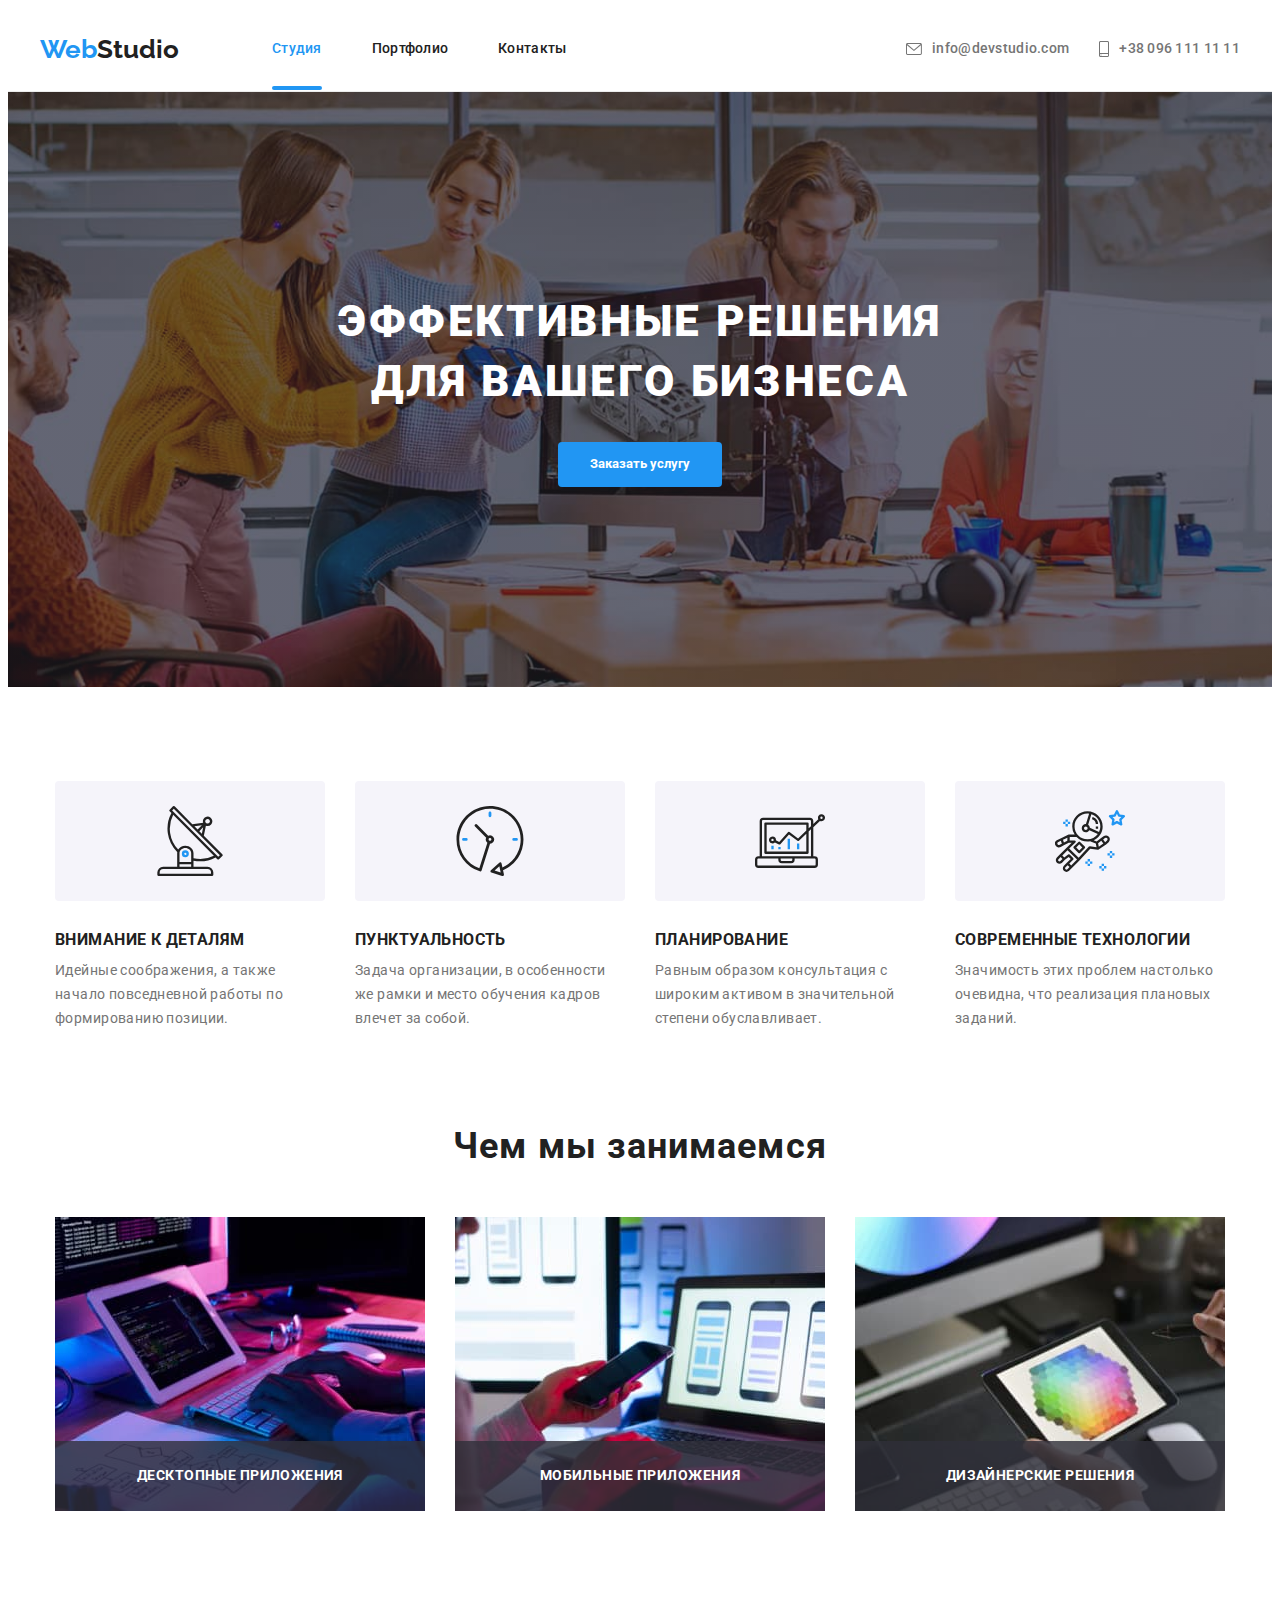
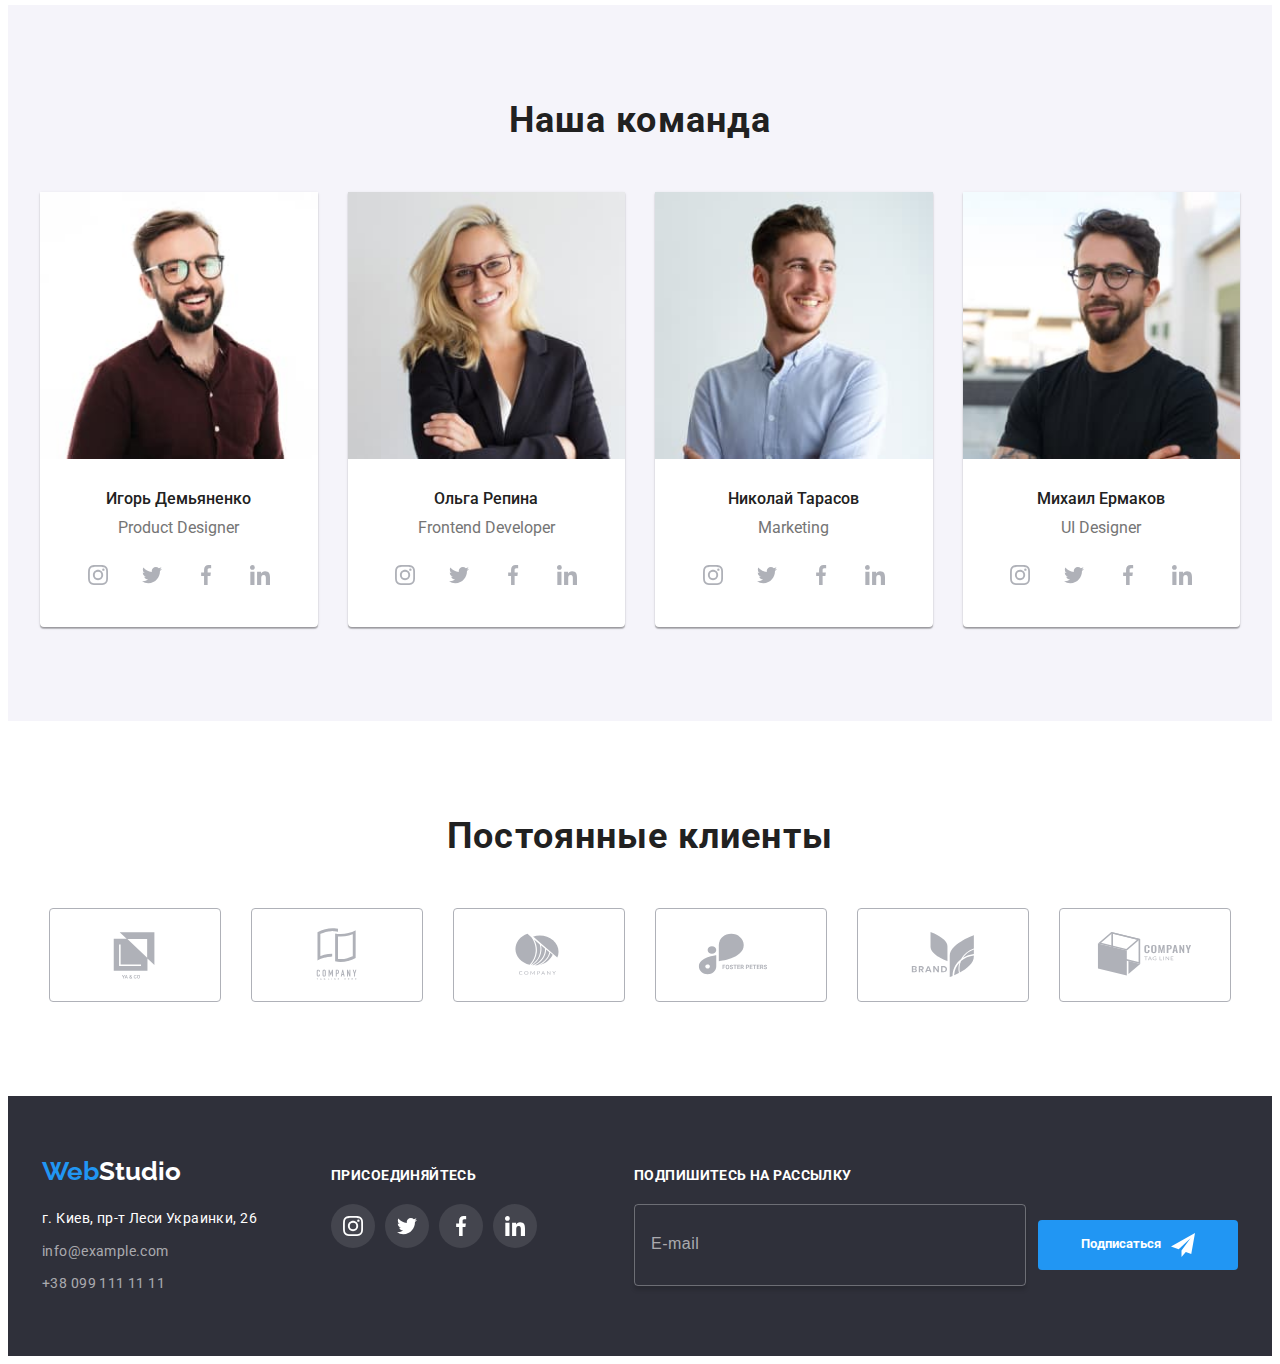
<file: index.html>
<!DOCTYPE html>
<html lang="ru">
  <head>
    <meta charset="UTF-8" />
    <meta http-equiv="X-UA-Compatible" content="IE=edge" />
    <meta name="viewport" content="width=device-width, initial-scale=1.0" />
    <link
      href="https://fonts.googleapis.com/css2?family=Raleway:wght@700&family=Roboto:wght@400;500;700;900&display=swap"
      rel="stylesheet"
    />
    <link
      rel="stylesheet"
      href="https://cdnjs.cloudflare.com/ajax/libs/modern-normalize/1.1.0/modern-normalize.min.css"
      integrity="sha512-wpPYUAdjBVSE4KJnH1VR1HeZfpl1ub8YT/NKx4PuQ5NmX2tKuGu6U/JRp5y+Y8XG2tV+wKQpNHVUX03MfMFn9Q=="
      crossorigin="anonymous"
      referrerpolicy="no-referrer"
    />
    <link rel="stylesheet" href="./css/main.min.css" />
    <title>WebStudio</title>
  </head>
  <body>
    <header class="page-header">
      <div class="container page-header__container flexy">
        <a href="./index.html" class="logo page-header__logo">
          <span class="logo__text logo__text--blue-accent">Web</span>Studio
        </a>
        <button class="page-header__menu-btn" aria-label="Переключатель мобильного меню"
        data-menu-button>
          <svg class="icon-mobile-menu" width="40" height="40">
            <use class="icon-burger" href="./images/svg/icons.svg#icon-mobile-menu"></use>
            <use class="icon-cross" href="./images/svg/icons.svg#icon-mobile-cross"></use>
          </svg>
        </button>
        <div class="page-header__inner-menu data-menu">
          <nav class="page-header__nav">
            <ul class="navigation no-style-list flexy">
              <li class="navigation__item">
                <a class="navigation__link relative is-active" href="./index.html" target="_self">Студия</a>
              </li>
              <li class="navigation__item">
                <a
                  class="navigation__link relative"
                  href="./portfolio.html"
                  target="_self"
                  >Портфолио</a
                >
              </li>
              <li class="navigation__item">
                <a class="navigation__link relative" href="#">Контакты</a>
              </li>
            </ul>
          </nav>
          <ul class="contacts no-style-list flexy">
            <li class="contacts__item">
              <a class="contacts__mail flexy" href="mailto:info@devstudio.com">
                <svg class="icon-contacts" width="16" height="12">
                  <use href="./images/svg/icons.svg#icon-envelope"></use>
                </svg>
                info@devstudio.com</a
              >
            </li>
            <li class="contacts__item">
              <a class="contacts__tel flexy" href="tel:+380961111111">
                <svg class="icon-contacts" width="10" height="16">
                  <use href="./images/svg/icons.svg#icon-smartphone"></use>
                </svg>
                +38 096 111 11 11</a
              >
            </li>
          </ul>
          <ul class="mobile-socials no-style-list flexy">
            <li class="mobile-socials__item flexy">
              <a
                class="mobile-socials__text"
                href="https://www.instagram.com"
                rel="noopener norefferer"
                target="_blank"
              >
                Instagram
              </a>
            </li>
            <li class="mobile-socials__item flexy">
              <a
                class="mobile-socials__text"
                href="https://www.twitter.com"
                rel="noopener norefferer"
                target="_blank"
              >
                Twitter
              </a>
            </li>
            <li class="mobile-socials__item flexy">
              <a
                class="mobile-socials__text"
                href="https://www.facebook.com"
                rel="noopener norefferer"
                target="_blank"
              >
                Facebook
              </a>
            </li>
            <li class="mobile-socials__item flexy">
              <a
                class="mobile-socials__text"
                href="https://www.linkedin.com"
                rel="noopener norefferer"
                target="_blank"
              >
                LinkedIn
              </a>
            </li>
          </ul>
        </div>
      </div>
    </header>
    <main>
      <section class="slogan">
        <div class="container">
          <h1 class="slogan__text">Эффективные решения для вашего бизнеса</h1>
          <button class="btn slogan__btn" type="button" data-modal-open>Заказать услугу</button>
        </div>
      </section>
      <section class="features">
        <div class="container">
          <ul class="features__list no-style-list flexy">
            <li class="features__item">
              <div class="feature-pic flexy">
                <svg class="feature-pic__icon" width="70" height="70">
                  <use href="./images/svg/icons.svg#icon-antenna"></use>
                </svg>
              </div>
              <div class="feature-describer">
                <h3 class="feature-describer__header">Внимание к деталям</h3>
                <p class="feature-describer__text">
                  Идейные соображения, а также начало повседневной работы по формированию позиции.
                </p>
              </div>
            </li>
            <li class="features__item">
              <div class="feature-pic flexy">
                <svg class="feature-pic__icon" width="70" height="70">
                  <use href="./images/svg/icons.svg#icon-clock"></use>
                </svg>
              </div>
              <div class="feature-describer">
                <h3 class="feature-describer__header">Пунктуальность</h3>
                <p class="feature-describer__text">
                  Задача организации, в особенности же рамки и место обучения кадров влечет за
                  собой.
                </p>
              </div>
            </li>
            <li class="features__item">
              <div class="feature-pic flexy">
                <svg class="feature-pic__icon" width="70" height="70">
                  <use href="./images/svg/icons.svg#icon-diagram"></use>
                </svg>
              </div>
              <div class="feature-describer">
                <h3 class="feature-describer__header">Планирование</h3>
                <p class="feature-describer__text">
                  Равным образом консультация с широким активом в значительной степени
                  обуславливает.
                </p>
              </div>
            </li>
            <li class="features__item">
              <div class="feature-pic flexy">
                <svg class="feature-pic__icon" width="70" height="70">
                  <use href="./images/svg/icons.svg#icon-astronaut"></use>
                </svg>
              </div>
              <div class="feature-describer">
                <h3 class="feature-describer__header">Современные технологии</h3>
                <p class="feature-describer__text">
                  Значимость этих проблем настолько очевидна, что реализация плановых заданий.
                </p>
              </div>
            </li>
          </ul>
        </div>
      </section>
      <section class="our-business">
        <div class="container">
          <h2 class="sub-header">Чем мы занимаемся</h2>
          <ul class="our-business__list no-style-list flexy">
            <li class="our-business__item">
              <div class="relative">
                <picture>
                  <source
                  srcset="./images/index-img/hands-on-keyboard.jpg 1x,
                  ./images/index-img/hands-on-keyboard2x.jpg 2x"
                  media="(min-width: 1200px"
                  type="image/jpeg">
                  <img
                  class="our-business__pic"
                  src="./images/index-img/hands-on-keyboard.jpg"
                  alt="Hands on Keyboard"
                  width="370"
                  height="294"
                />
                </picture>
                <div class="our-business__label flexy">
                  <p class="our-business__text">Десктопные приложения</p>
                </div>
              </div>
            </li>
            <li class="our-business__item">
              <div class="relative">
                <picture>
                  <source
                  srcset="./images/index-img/hands-with-phone.jpg 1x,
                  ./images/index-img/hands-with-phone2x.jpg 2x"
                  media="(min-width: 1200px"
                  type="image/jpeg">
                  <img
                  class="our-business__pic"
                  src="./images/index-img/hands-with-phone.jpg"
                  alt="Hands with Phone"
                  width="370"
                  height="294"
                />
                </picture>
                <div class="our-business__label flexy">
                  <p class="our-business__text">Мобильные приложения</p>
                </div>
              </div>
            </li>
            <li class="our-business__item">
              <div class="relative">
                <picture>
                  <source
                  srcset="./images/index-img/hands-with-tablet.jpg 1x,
                  ./images/index-img/hands-with-tablet2x.jpg 2x"
                  media="(min-width: 1200px"
                  type="image/jpeg">
                  <img
                  class="our-business__pic"
                  src="./images/index-img/hands-with-tablet.jpg"
                  alt="Hands with tablet"
                  width="370"
                  height="294"
                />
                </picture>
                <div class="our-business__label flexy">
                  <p class="our-business__text">Дизайнерские решения</p>
                </div>
              </div>
            </li>
          </ul>
        </div>
      </section>
      <section class="team">
        <div class="container">
          <h2 class="sub-header">Наша команда</h2>
          <ul class="team__cards no-style-list flexy">
            <li class="team-member">
              <picture>
                <source
                srcset="./images/index-img/beared-guy-laughing.jpg 1x,
                ./images/index-img/beared-guy-laughing2x.jpg 2x"
                media="(min-width: 1200px)"
                type="image/jpeg"/>
                <source
                srcset="./images/index-img/beared-guy-laughing-tablet.jpg 1x,
                ./images/index-img/beared-guy-laughing-tablet2x.jpg 2x"
                media="(min-width: 768px)"
                type="image/jpeg"/>
                <source
                srcset="./images/index-img/beared-guy-laughing-mobile.jpg 1x,
                ./images/index-img/beared-guy-laughing-mobile2x.jpg 2x"
                media="(max-width: 767px)"
                type="image/jpeg"/>
                <img
                class="team-member__pic"
                src="./images/index-img/beared-guy-laughing-mobile.jpg"
                alt="Beared Guy is Laughing"
                width="450"
                height="460"
              />
              </picture>              
              <div class="team-member__text">
                <h3 class="team-member__name">Игорь Демьяненко</h3>
                <p class="team-member__rank">Product Designer</p>
                <ul class="social-list no-style-list flexy">
                  <li class="social__item">
                    <a
                      class="social__link flexy"
                      href="https://www.instagram.com"
                      rel="noopener noreferrer"
                    >
                      <svg class="icon-social" width="20" height="20">
                        <use href="./images/svg/icons.svg#icon-instagram"></use>
                      </svg>
                    </a>
                  </li>
                  <li class="social__item">
                    <a
                      class="social__link flexy"
                      href="https://www.twitter.com"
                      rel="noopener noreferrer"
                    >
                      <svg class="icon-social" width="20" height="20">
                        <use href="./images/svg/icons.svg#icon-twitter"></use>
                      </svg>
                    </a>
                  </li>
                  <li class="social__item">
                    <a
                      class="social__link flexy"
                      href="https://www.facebook.com"
                      rel="noopener noreferrer"
                    >
                      <svg class="icon-social" width="20" height="20">
                        <use href="./images/svg/icons.svg#icon-facebook"></use>
                      </svg>
                    </a>
                  </li>
                  <li class="social__item">
                    <a
                      class="social__link flexy"
                      href="https://www.facebook.com"
                      rel="noopener noreferrer"
                    >
                      <svg class="icon-social" width="20" height="20">
                        <use href="./images/svg/icons.svg#icon-linkedin"></use>
                      </svg>
                    </a>
                  </li>
                </ul>
              </div>
            </li>
            <li class="team-member">
              <picture>
                <source
                srcset="./images/index-img/blonde-girl-smiling.jpg 1x,
                ./images/index-img/blonde-girl-smiling2x.jpg 2x"
                media="(min-width: 1200px)"
                type="image/jpeg"/>
                <source
                srcset="./images/index-img/blonde-girl-smiling-tablet.jpg 1x,
                ./images/index-img/blonde-girl-smiling-tablet2x.jpg 2x"
                media="(min-width: 768px)"
                type="image/jpeg"/>
                <source
                srcset="./images/index-img/blonde-girl-smiling-mobile.jpg 1x,
                ./images/index-img/blonde-girl-smiling-mobile2x.jpg 2x"
                media="(max-width: 767px)"
                type="image/jpeg"/>
                <img
                class="team-member__pic"
                src="./images/index-img/blonde-girl-smiling-mobile.jpg"
                alt="Blonde Girl is Smiling"
                width="450"
                height="460"
              />
              </picture>
              <div class="team-member__text">
                <h3 class="team-member__name">Ольга Репина</h3>
                <p class="team-member__rank">Frontend Developer</p>
                <ul class="social-list no-style-list flexy">
                  <li class="social__item">
                    <a
                      class="social__link flexy"
                      href="https://www.instagram.com"
                      rel="noopener noreferrer"
                    >
                      <svg class="icon-social" width="20" height="20">
                        <use href="./images/svg/icons.svg#icon-instagram"></use>
                      </svg>
                    </a>
                  </li>
                  <li class="social__item">
                    <a
                      class="social__link flexy"
                      href="https://www.twitter.com"
                      rel="noopener noreferrer"
                    >
                      <svg class="icon-social" width="20" height="20">
                        <use href="./images/svg/icons.svg#icon-twitter"></use>
                      </svg>
                    </a>
                  </li>
                  <li class="social__item">
                    <a
                      class="social__link flexy"
                      href="https://www.facebook.com"
                      rel="noopener noreferrer"
                    >
                      <svg class="icon-social" width="20" height="20">
                        <use href="./images/svg/icons.svg#icon-facebook"></use>
                      </svg>
                    </a>
                  </li>
                  <li class="social__item">
                    <a
                      class="social__link flexy"
                      href="https://www.facebook.com"
                      rel="noopener noreferrer"
                    >
                      <svg class="icon-social" width="20" height="20">
                        <use href="./images/svg/icons.svg#icon-linkedin"></use>
                      </svg>
                    </a>
                  </li>
                </ul>
              </div>
            </li>
            <li class="team-member">
              <picture>
                <source
                srcset="./images/index-img/young-guy-smiling.jpg 1x,
                ./images/index-img/young-guy-smiling2x.jpg 2x"
                media="(min-width: 1200px)"
                type="image/jpeg"/>
                <source
                srcset="./images/index-img/young-guy-smiling-tablet.jpg 1x,
                ./images/index-img/young-guy-smiling-tablet2x.jpg 2x"
                media="(min-width: 768px)"
                type="image/jpeg"/>
                <source
                srcset="./images/index-img/young-guy-smiling-mobile.jpg 1x,
                ./images/index-img/young-guy-smiling-mobile2x.jpg 2x"
                media="(max-width: 767px)"
                type="image/jpeg"/>
                <img
                class="team-member__pic"
                src="./images/index-img/young-guy-smiling-mobile.jpg"
                alt="Young Guy is Smiling"
                width="450"
                height="460"
              />
              </picture>
              <div class="team-member__text">
                <h3 class="team-member__name">Николай Тарасов</h3>
                <p class="team-member__rank">Marketing</p>
                <ul class="social-list no-style-list flexy">
                  <li class="social__item">
                    <a
                      class="social__link flexy"
                      href="https://www.instagram.com"
                      rel="noopener noreferrer"
                    >
                      <svg class="icon-social" width="20" height="20">
                        <use href="./images/svg/icons.svg#icon-instagram"></use>
                      </svg>
                    </a>
                  </li>
                  <li class="social__item">
                    <a
                      class="social__link flexy"
                      href="https://www.twitter.com"
                      rel="noopener noreferrer"
                    >
                      <svg class="icon-social" width="20" height="20">
                        <use href="./images/svg/icons.svg#icon-twitter"></use>
                      </svg>
                    </a>
                  </li>
                  <li class="social__item">
                    <a
                      class="social__link flexy"
                      href="https://www.facebook.com"
                      rel="noopener noreferrer"
                    >
                      <svg class="icon-social" width="20" height="20">
                        <use href="./images/svg/icons.svg#icon-facebook"></use>
                      </svg>
                    </a>
                  </li>
                  <li class="social__item">
                    <a
                      class="social__link flexy"
                      href="https://www.facebook.com"
                      rel="noopener noreferrer"
                    >
                      <svg class="icon-social" width="20" height="20">
                        <use href="./images/svg/icons.svg#icon-linkedin"></use>
                      </svg>
                    </a>
                  </li>
                </ul>
              </div>
            </li>
            <li class="team-member">
              <picture>
                <source
                srcset="./images/index-img/guy-in-tshirt-grinning.jpg 1x,
                ./images/index-img/guy-in-tshirt-grinning2x.jpg 2x"
                media="(min-width: 1200px)"
                type="image/jpeg"/>
                <source
                srcset="./images/index-img/guy-in-tshirt-grinning-tablet.jpg 1x,
                ./images/index-img/guy-in-tshirt-grinning-tablet2x.jpg 2x"
                media="(min-width: 768px)"
                type="image/jpeg"/>
                <source
                srcset="./images/index-img/guy-in-tshirt-grinning-mobile.jpg 1x,
                ./images/index-img/guy-in-tshirt-grinning-mobile2x.jpg 2x"
                media="(max-width: 767px)"
                type="image/jpeg"/>
                <img
                class="team-member__pic"
                src="./images/index-img/guy-in-tshirt-grinning-mobile.jpg"
                alt="Guy in T-shirt is Grinning"
                width="450"
                height="460"
              />
              </picture>
              <div class="team-member__text">
                <h3 class="team-member__name">Михаил Ермаков</h3>
                <p class="team-member__rank">UI Designer</p>
                <ul class="social-list no-style-list flexy">
                  <li class="social__item">
                    <a
                      class="social__link flexy"
                      href="https://www.instagram.com"
                      rel="noopener noreferrer"
                    >
                      <svg class="icon-social" width="20" height="20">
                        <use href="./images/svg/icons.svg#icon-instagram"></use>
                      </svg>
                    </a>
                  </li>
                  <li class="social__item">
                    <a
                      class="social__link flexy"
                      href="https://www.twitter.com"
                      rel="noopener noreferrer"
                    >
                      <svg class="icon-social" width="20" height="20">
                        <use href="./images/svg/icons.svg#icon-twitter"></use>
                      </svg>
                    </a>
                  </li>
                  <li class="social__item">
                    <a
                      class="social__link flexy"
                      href="https://www.facebook.com"
                      rel="noopener noreferrer"
                    >
                      <svg class="icon-social" width="20" height="20">
                        <use href="./images/svg/icons.svg#icon-facebook"></use>
                      </svg>
                    </a>
                  </li>
                  <li class="social__item">
                    <a
                      class="social__link flexy"
                      href="https://www.facebook.com"
                      rel="noopener noreferrer"
                    >
                      <svg class="icon-social" width="20" height="20">
                        <use href="./images/svg/icons.svg#icon-linkedin"></use>
                      </svg>
                    </a>
                  </li>
                </ul>
              </div>
            </li>
          </ul>
        </div>
      </section>
      <section class="clients">
        <div class="container">
          <h2 class="sub-header">Постоянные клиенты</h2>
          <ul class="clients__list no-style-list flexy">
            <li class="clients__item">
              <a class="client__pic flexy" href="#" rel="noopener noreferrer">
                <svg class="icon-client" width="106" height="60">
                  <use href="./images/svg/icons.svg#icon-client-1"></use>
                </svg>
              </a>
            </li>
            <li class="clients__item">
              <a class="client__pic flexy" href="#" rel="noopener noreferrer">
                <svg class="icon-client" width="106" height="60">
                  <use href="./images/svg/icons.svg#icon-client-2"></use>
                </svg>
              </a>
            </li>
            <li class="clients__item">
              <a class="client__pic flexy" href="#" rel="noopener noreferrer">
                <svg class="icon-client" width="106" height="60">
                  <use href="./images/svg/icons.svg#icon-client-3"></use>
                </svg>
              </a>
            </li>
            <li class="clients__item">
              <a class="client__pic flexy" href="#" rel="noopener noreferrer">
                <svg class="icon-client" width="106" height="60">
                  <use href="./images/svg/icons.svg#icon-client-4"></use>
                </svg>
              </a>
            </li>
            <li class="clients__item">
              <a class="client__pic flexy" href="#" rel="noopener noreferrer">
                <svg class="icon-client" width="106" height="60">
                  <use href="./images/svg/icons.svg#icon-client-5"></use>
                </svg>
              </a>
            </li>
            <li class="clients__item">
              <a class="client__pic flexy" href="#" rel="noopener noreferrer">
                <svg class="icon-client" width="106" height="60">
                  <use href="./images/svg/icons.svg#icon-client-6"></use>
                </svg>
              </a>
            </li>
          </ul>
        </div>
      </section>
    </main>
    <footer class="basement">
      <div class="container basement__container">
        <div class="basement__logo-and-address">
          <a href="./index.html" class="logo basement__logo">
            <span class="logo__text logo__text--blue-accent">Web</span><span class="logo-text logo__text--white-accent">Studio</span>
          </a>
          <address class="address">
            <ul class="address__list no-style-list">
              <li class="address__item">
                <a class="phys-address" href="#" rel="noopener noreferrer"
                  >г. Киев, пр-т Леси Украинки, 26</a
                >
              </li>
              <li class="address__item">
                <a class="address__mail" href="mailto:info@example.com">info@example.com</a>
              </li>
              <li class="address__item">
                <a class="address__tel" href="tel:+380991111111">+38 099 111 11 11</a>
              </li>
            </ul>
          </address>
        </div>
        <div class="basement__social">
          <h2 hidden>Basement Social</h2>
          <h3 class="basement__header">присоединяйтесь</h3>
          <ul class="social-list no-style-list flexy">
            <li class="social__item">
              <a
                class="social__link flexy social__link--gray-bg"
                href="https://www.instagram.com"
                target="_blank"
                rel="noopener noreferrer"
                aria-label="Instagram"
              >
                <svg class="basement__icon-social" width="20" height="20">
                  <use href="./images/svg/icons.svg#icon-instagram"></use>
                </svg>
              </a>
            </li>
            <li class="social__item">
              <a
                class="social__link flexy social__link--gray-bg"
                href="https://www.twitter.com"
                target="_blank"
                rel="noopener noreferrer"
                aria-label="Twitter"
              >
                <svg class="basement__icon-social" width="20" height="20">
                  <use href="./images/svg/icons.svg#icon-twitter"></use>
                </svg>
              </a>
            </li>
            <li class="social__item">
              <a
                class="social__link flexy social__link--gray-bg"
                href="https://www.facebook.com"
                target="_blank"
                rel="noopener noreferrer"
                aria-label="Facebook"
              >
                <svg class="basement__icon-social" width="20" height="20">
                  <use href="./images/svg/icons.svg#icon-facebook"></use>
                </svg>
              </a>
            </li>
            <li class="social__item">
              <a
                class="social__link flexy social__link--gray-bg"
                href="https://www.linkedin.com"
                target="_blank"
                rel="noopener noreferrer"
                aria-label="LinkedIn"
              >
                <svg class="basement__icon-social" width="20" height="20">
                  <use href="./images/svg/icons.svg#icon-linkedin"></use>
                </svg>
              </a>
            </li>
          </ul>
        </div>
        <form class="basement__form">
          <label for="basement-email" class="basement__header">Подпишитесь на рассылку</label>
          <div class="input-and-btn flexy">
            <input
              type="email"
              name="email-signin"
              id="basement-email"
              class="basement__input"
              placeholder="E-mail"
            />
            <button type="submit" class="btn basement__btn flexy">
              Подписаться
              <svg class="icon-send" width="24" height="24">
                <use href="./images/svg/icons.svg#icon-send"></use>
              </svg>
            </button>
          </div>
        </form>
      </div>
    </footer>
    <div class="backdrop is-hidden relative" data-modal>
      <div class="modal relative">
        <h2 class="modal__header">Оставьте свои данные, мы вам перезвоним</h2>
        <form class="modal__form">
          <label class="form__label relative">
            <span class="label__text">Имя</span>
            <input type="text" name="user-name" class="form__input" />
            <svg class="icon-form" width="18" height="18">
              <use href="./images/svg/icons.svg#icon-person"></use>
            </svg>
          </label>
          <label class="form__label relative">
            <span class="label__text">Телефон</span>
            <input type="tel" name="user-tel" class="form__input" />
            <svg class="icon-form" width="18" height="18">
              <use href="./images/svg/icons.svg#icon-phone"></use>
            </svg>
          </label>
          <label class="form__label relative">
            <span class="label__text">Почта</span>
            <input type="email" name="user-email" class="form__input" />
            <svg class="icon-form" width="18" height="18">
              <use href="./images/svg/icons.svg#icon-email"></use>
            </svg>
          </label>
          <label class="form__label">
            <span class="label__text">Комментарий</span>
            <textarea
            name="user-feedback"
            placeholder="Введите текст"
            class="form__input form__input--large"></textarea>
          </label>
          <div class="form__contract">
          <label class="contract__agreement">
            <input type="checkbox" name="contract" value="disagree" class="contract__checkbox" />
            <span class="icon-check"></span>
            Соглашаюсь с рассылкой и принимаю
            <a class="contract__link contract__link--blue-accent" href="#">Условия договора</a>
          </label>
          </div>
          <button type="submit" class="btn modal__btn flexy">Отправить</button>
        </form>
        <div class="modal__close flexy" data-modal-close>
          <svg class="icon-close" width="18" height="18">
            <use href="./images/svg/icons.svg#icon-modal-close"></use>
          </svg>
        </div>
      </div>
    </div>
    <script src="./js/modal.js"></script>
    <script src="./js/menu.js"></script>
  </body>
</html>
</file>
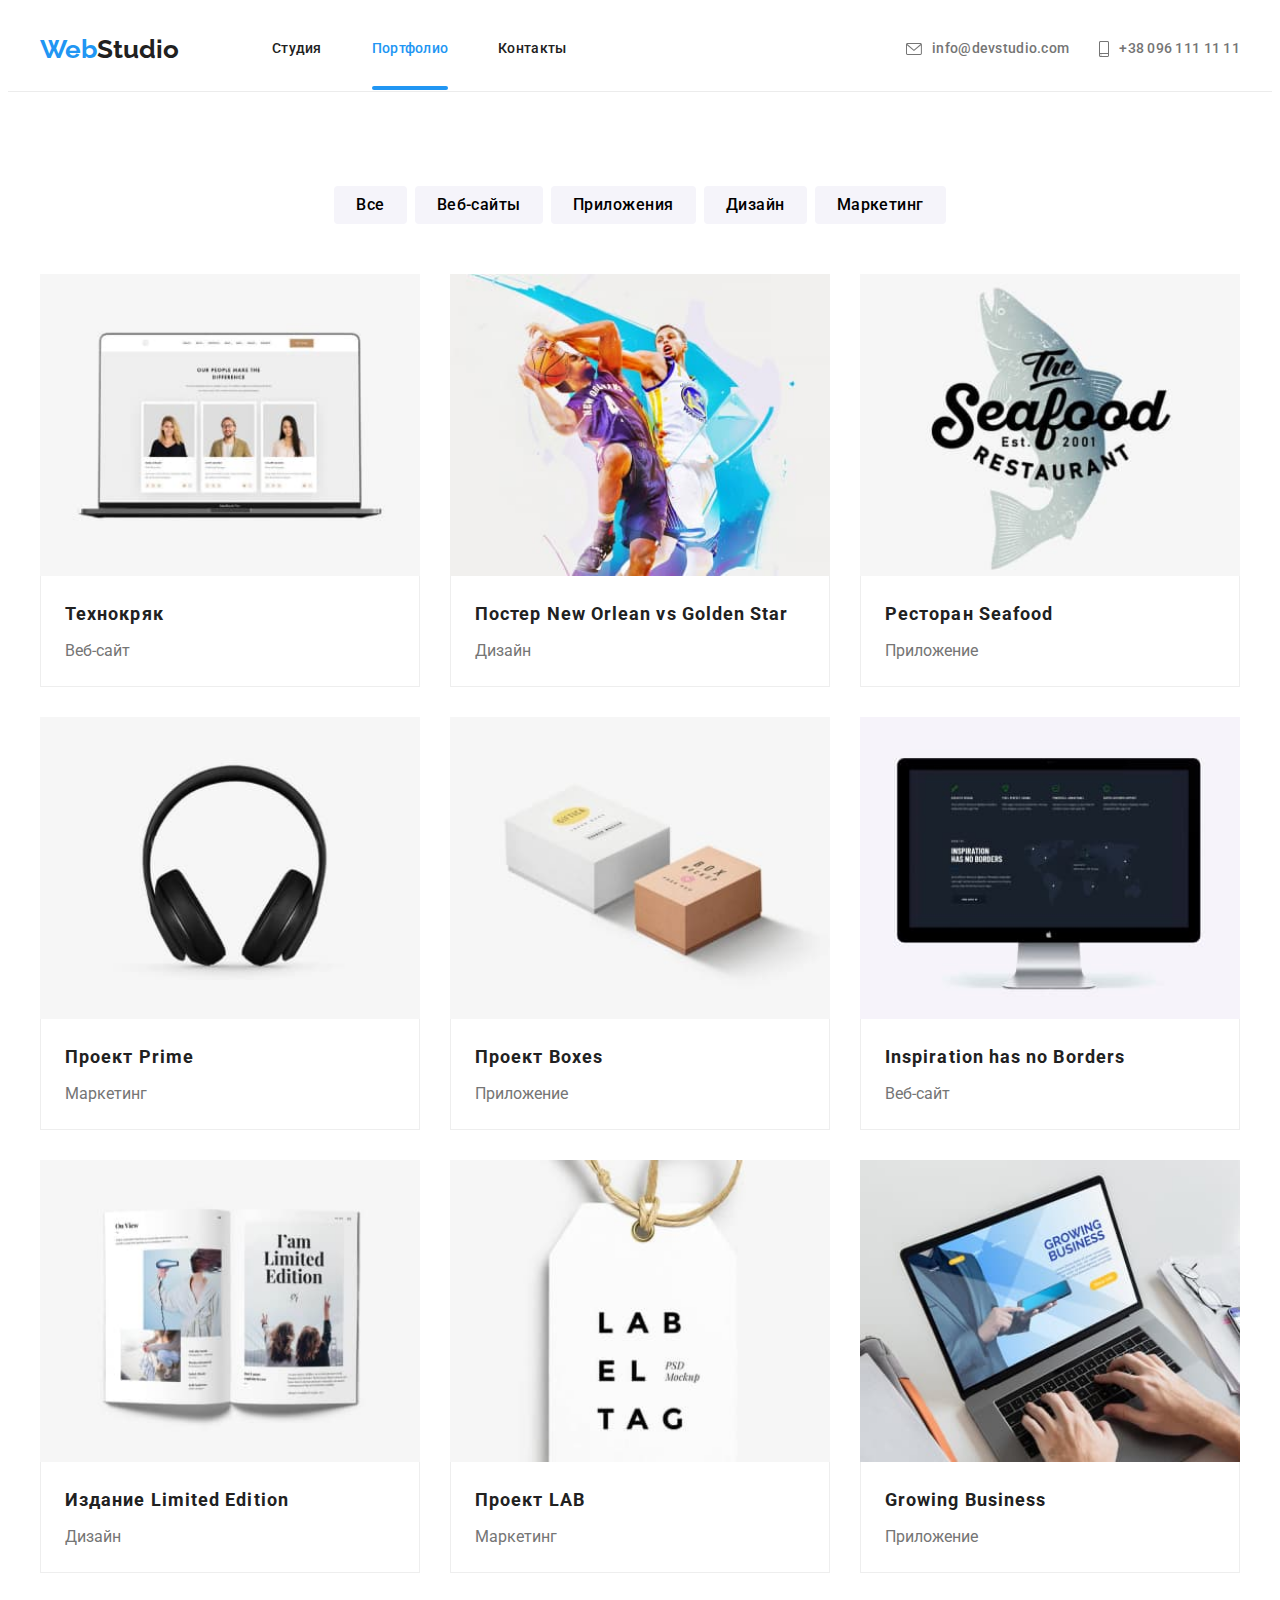
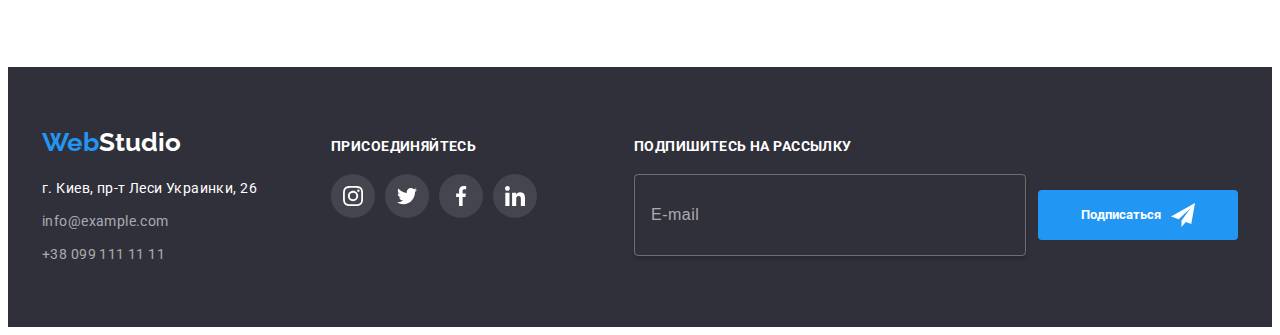
<file: portfolio.html>
<!DOCTYPE html>
<html lang="ru">
  <head>
    <meta charset="UTF-8" />
    <meta http-equiv="X-UA-Compatible" content="IE=edge" />
    <meta name="viewport" content="width=device-width, initial-scale=1.0" />
    <link
      href="https://fonts.googleapis.com/css2?family=Raleway:wght@700&family=Roboto:wght@400;500;700;900&display=swap"
      rel="stylesheet"
    />
    <link
      rel="stylesheet"
      href="https://cdnjs.cloudflare.com/ajax/libs/modern-normalize/1.1.0/modern-normalize.min.css"
      integrity="sha512-wpPYUAdjBVSE4KJnH1VR1HeZfpl1ub8YT/NKx4PuQ5NmX2tKuGu6U/JRp5y+Y8XG2tV+wKQpNHVUX03MfMFn9Q=="
      crossorigin="anonymous"
      referrerpolicy="no-referrer"
    />
    <link rel="stylesheet" href="./css/main.min.css" />
    <title>Portfolio</title>
  </head>
  <body>
    <header class="page-header">
      <div class="container page-header__container flexy">
        <a href="./index.html" class="logo page-header__logo">
          <span class="logo__text logo__text--blue-accent">Web</span>Studio
        </a>
        <button class="page-header__menu-btn" aria-label="Переключатель мобильного меню"
        data-menu-button>
          <svg class="icon-mobile-menu" width="40" height="40">
            <use class="icon-burger" href="./images/svg/icons.svg#icon-mobile-menu"></use>
            <use class="icon-cross" href="./images/svg/icons.svg#icon-mobile-cross"></use>
          </svg>
        </button>
        <div class="page-header__inner-menu data-menu">
          <nav class="page-header__nav">
            <ul class="navigation no-style-list flexy">
              <li class="navigation__item">
                <a class="navigation__link relative" href="./index.html" target="_self">Студия</a>
              </li>
              <li class="navigation__item">
                <a
                  class="navigation__link relative is-active"
                  href="./portfolio.html"
                  target="_self"
                  >Портфолио</a
                >
              </li>
              <li class="navigation__item">
                <a class="navigation__link relative" href="#">Контакты</a>
              </li>
            </ul>
          </nav>
          <ul class="contacts no-style-list flexy">
            <li class="contacts__item">
              <a class="contacts__mail flexy" href="mailto:info@devstudio.com">
                <svg class="icon-contacts" width="16" height="12">
                  <use href="./images/svg/icons.svg#icon-envelope"></use>
                </svg>
                info@devstudio.com</a
              >
            </li>
            <li class="contacts__item">
              <a class="contacts__tel flexy" href="tel:+380961111111">
                <svg class="icon-contacts" width="10" height="16">
                  <use href="./images/svg/icons.svg#icon-smartphone"></use>
                </svg>
                +38 096 111 11 11</a
              >
            </li>
          </ul>
          <ul class="mobile-socials no-style-list flexy">
            <li class="mobile-socials__item flexy">
              <a
                class="mobile-socials__text"
                href="https://www.instagram.com"
                rel="noopener norefferer"
                target="_blank"
              >
                Instagram
              </a>
            </li>
            <li class="mobile-socials__item flexy">
              <a
                class="mobile-socials__text"
                href="https://www.twitter.com"
                rel="noopener norefferer"
                target="_blank"
              >
                Twitter
              </a>
            </li>
            <li class="mobile-socials__item flexy">
              <a
                class="mobile-socials__text"
                href="https://www.facebook.com"
                rel="noopener norefferer"
                target="_blank"
              >
                Facebook
              </a>
            </li>
            <li class="mobile-socials__item flexy">
              <a
                class="mobile-socials__text"
                href="https://www.linkedin.com"
                rel="noopener norefferer"
                target="_blank"
              >
                LinkedIn
              </a>
            </li>
          </ul>
        </div>
      </div>
    </header>
    <main>
      <section class="portfolio">
        <div class="container">
          <ul class="filter-btns no-style-list flexy">
            <li class="filter-btns__item">
              <button class="filter-btn" type="button">Все</button>
            </li>
            <li class="filter-btns__item">
              <button class="filter-btn" type="button">Веб-сайты</button>
            </li>
            <li class="filter-btns__item">
              <button class="filter-btn" type="button">Приложения</button>
            </li>
            <li class="filter-btns__item">
              <button class="filter-btn" type="button">Дизайн</button>
            </li>
            <li class="filter-btns__item">
              <button class="filter-btn" type="button">Маркетинг</button>
            </li>
          </ul>
          <ul class="portfolio__cards no-style-list">
            <li class="product">
              <a class="product__link" href="#">
                <div class="relative relative--hidden">
                  <picture>
                    <source
                    srcset="./images/portfolio-img/laptop.jpg 1x,
                    ./images/portfolio-img/laptop2x.jpg 2x"
                    media="(min-width: 1200px)"
                    type="image/jpeg">
                    <source
                    srcset="./images/portfolio-img/laptop-tablet.jpg 1x,
                    ./images/portfolio-img/laptop-tablet2x.jpg 2x"
                    media="(min-width: 768px)"
                    type="image/jpeg">
                    <source
                    srcset="./images/portfolio-img/laptop-mobile.jpg 1x,
                    ./images/portfolio-img/laptop-mobile2x.jpg 2x"
                    media="(max-width: 767px)"
                    type="image/jpeg">
                    <img
                    class="product__pic"
                    src="./images/portfolio-img/laptop-mobile.jpg"
                    alt="Laptop with people on the screen"
                    width="450"
                    height="294"
                  />
                  </picture>
                  <div class="product__overlay">
                    <p class="overlay__text">
                      Технокряк это современная площадка распространения коронавируса. Компании
                      используют эту платформу для цифрового шпионажа и атак на защищённые сервера
                      конкурентов.
                    </p>
                  </div>
                </div>
                <div class="product__text">
                  <h2 class="text__header">Технокряк</h2>
                  <p class="text__subheader">Веб-сайт</p>
                </div>
              </a>
            </li>
            <li class="product">
              <a class="product__link" href="#">
                <div class="relative relative--hidden">
                  <picture>
                    <source
                    srcset="./images/portfolio-img/basketball.jpg 1x,
                    ./images/portfolio-img/basketball2x.jpg 2x"
                    media="(min-width: 1200px)"
                    type="image/jpeg">
                    <source
                    srcset="./images/portfolio-img/basketball-tablet.jpg 1x,
                    ./images/portfolio-img/basketball-tablet2x.jpg 2x"
                    media="(min-width: 768px)"
                    type="image/jpeg">
                    <source
                    srcset="./images/portfolio-img/basketball-mobile.jpg 1x,
                    ./images/portfolio-img/basketball-mobile2x.jpg 2x"
                    media="(max-width: 767px)"
                    type="image/jpeg">
                    <img
                    class="product__pic"
                    src="./images/portfolio-img/basketball-mobile.jpg"
                    alt="Two basketball players"
                    width="450"
                    height="294"
                  />
                  </picture>
                  <div class="product__overlay">
                    <p class="overlay__text">
                      Технокряк это современная площадка распространения коронавируса. Компании
                      используют эту платформу для цифрового шпионажа и атак на защищённые сервера
                      конкурентов.
                    </p>
                  </div>
                </div>
                <div class="product__text">
                  <h2 class="text__header">Постер New Orlean vs Golden Star</h2>
                  <p class="text__subheader">Дизайн</p>
                </div>
              </a>
            </li>
            <li class="product">
              <a class="product__link" href="#">
                <div class="relative relative--hidden">
                  <picture>
                    <source
                    srcset="./images/portfolio-img/seafood.jpg 1x,
                    ./images/portfolio-img/seafood2x.jpg 2x"
                    media="(min-width: 1200px)"
                    type="image/jpeg">
                    <source
                    srcset="./images/portfolio-img/seafood-tablet.jpg 1x,
                    ./images/portfolio-img/seafood-tablet2x.jpg 2x"
                    media="(min-width: 768px)"
                    type="image/jpeg">
                    <source
                    srcset="./images/portfolio-img/seafood-mobile.jpg 1x,
                    ./images/portfolio-img/seafood-mobile2x.jpg 2x"
                    media="(max-width: 767px)"
                    type="image/jpeg">
                    <img
                    class="product__pic"
                    src="./images/portfolio-img/seafood-mobile.jpg"
                    alt="Fish with slogan"
                    width="450"
                    height="294"
                  />
                  </picture>
                  <div class="product__overlay">
                    <p class="overlay__text">
                      Технокряк это современная площадка распространения коронавируса. Компании
                      используют эту платформу для цифрового шпионажа и атак на защищённые сервера
                      конкурентов.
                    </p>
                  </div>
                </div>
                <div class="product__text">
                  <h2 class="text__header">Ресторан Seafood</h2>
                  <p class="text__subheader">Приложение</p>
                </div>
              </a>
            </li>
            <li class="product">
              <a class="product__link" href="#">
                <div class="relative relative--hidden">
                  <picture>
                    <source
                    srcset="./images/portfolio-img/prime.jpg 1x,
                    ./images/portfolio-img/prime2x.jpg 2x"
                    media="(min-width: 1200px)"
                    type="image/jpeg">
                    <source
                    srcset="./images/portfolio-img/prime-tablet.jpg 1x,
                    ./images/portfolio-img/prime-tablet2x.jpg 2x"
                    media="(min-width: 768px)"
                    type="image/jpeg">
                    <source
                    srcset="./images/portfolio-img/prime-mobile.jpg 1x,
                    ./images/portfolio-img/prime-mobile2x.jpg 2x"
                    media="(max-width: 767px)"
                    type="image/jpeg">
                    <img
                    class="product__pic"
                    src="./images/portfolio-img/prime-mobile.jpg"
                    alt="Black earphones"
                    width="450"
                    height="294"
                  />
                  </picture>
                  <div class="product__overlay">
                    <p class="overlay__text">
                      Технокряк это современная площадка распространения коронавируса. Компании
                      используют эту платформу для цифрового шпионажа и атак на защищённые сервера
                      конкурентов.
                    </p>
                  </div>
                </div>
                <div class="product__text">
                  <h2 class="text__header">Проект Prime</h2>
                  <p class="text__subheader">Маркетинг</p>
                </div>
              </a>
            </li>
            <li class="product">
              <a class="product__link" href="#">
                <div class="relative relative--hidden">
                  <picture>
                    <source
                    srcset="./images/portfolio-img/boxes.jpg 1x,
                    ./images/portfolio-img/boxes2x.jpg 2x"
                    media="(min-width: 1200px)"
                    type="image/jpeg">
                    <source
                    srcset="./images/portfolio-img/boxes-tablet.jpg 1x,
                    ./images/portfolio-img/boxes-tablet2x.jpg 2x"
                    media="(min-width: 768px)"
                    type="image/jpeg">
                    <source
                    srcset="./images/portfolio-img/boxes-mobile.jpg 1x,
                    ./images/portfolio-img/boxes-mobile2x.jpg 2x"
                    media="(max-width: 767px)"
                    type="image/jpeg">
                    <img
                    class="product__pic"
                    src="./images/portfolio-img/boxes-mobile.jpg"
                    alt="Two boxes"
                    width="450"
                    height="294"
                  />
                  </picture>
                  <div class="product__overlay">
                    <p class="overlay__text">
                      Технокряк это современная площадка распространения коронавируса. Компании
                      используют эту платформу для цифрового шпионажа и атак на защищённые сервера
                      конкурентов.
                    </p>
                  </div>
                </div>
                <div class="product__text">
                  <h2 class="text__header">Проект Boxes</h2>
                  <p class="text__subheader">Приложение</p>
                </div>
              </a>
            </li>
            <li class="product">
              <a class="product__link" href="#">
                <div class="relative relative--hidden">
                  <picture>
                    <source
                    srcset="./images/portfolio-img/monitor.jpg 1x,
                    ./images/portfolio-img/monitor2x.jpg 2x"
                    media="(min-width: 1200px)"
                    type="image/jpeg">
                    <source
                    srcset="./images/portfolio-img/monitor-tablet.jpg 1x,
                    ./images/portfolio-img/monitor-tablet2x.jpg 2x"
                    media="(min-width: 768px)"
                    type="image/jpeg">
                    <source
                    srcset="./images/portfolio-img/monitor-mobile.jpg 1x,
                    ./images/portfolio-img/monitor-mobile2x.jpg 2x"
                    media="(max-width: 767px)"
                    type="image/jpeg">
                    <img
                    class="product__pic"
                    src="./images/portfolio-img/monitor-mobile.jpg"
                    alt="Monitor with black screen"
                    width="450"
                    height="294"
                  />
                  </picture>
                  <div class="product__overlay">
                    <p class="overlay__text">
                      Технокряк это современная площадка распространения коронавируса. Компании
                      используют эту платформу для цифрового шпионажа и атак на защищённые сервера
                      конкурентов.
                    </p>
                  </div>
                </div>
                <div class="product__text">
                  <h2 class="text__header">Inspiration has no Borders</h2>
                  <p class="text__subheader">Веб-сайт</p>
                </div>
              </a>
            </li>
            <li class="product">
              <a class="product__link" href="#">
                <div class="relative relative--hidden">
                  <picture>
                    <source
                    srcset="./images/portfolio-img/book.jpg 1x,
                    ./images/portfolio-img/book2x.jpg 2x"
                    media="(min-width: 1200px)"
                    type="image/jpeg">
                    <source
                    srcset="./images/portfolio-img/book-tablet.jpg 1x,
                    ./images/portfolio-img/book-tablet2x.jpg 2x"
                    media="(min-width: 768px)"
                    type="image/jpeg">
                    <source
                    srcset="./images/portfolio-img/book-mobile.jpg 1x,
                    ./images/portfolio-img/book-mobile2x.jpg 2x"
                    media="(max-width: 767px)"
                    type="image/jpeg">
                    <img
                    class="product__pic"
                    src="./images/portfolio-img/book-mobile.jpg"
                    alt="Opened book"
                    width="450"
                    height="294"
                  />
                  </picture>
                  <div class="product__overlay">
                    <p class="overlay__text">
                      Технокряк это современная площадка распространения коронавируса. Компании
                      используют эту платформу для цифрового шпионажа и атак на защищённые сервера
                      конкурентов.
                    </p>
                  </div>
                </div>
                <div class="product__text">
                  <h2 class="text__header">Издание Limited Edition</h2>
                  <p class="text__subheader">Дизайн</p>
                </div>
              </a>
            </li>
            <li class="product">
              <a class="product__link" href="#">
                <div class="relative relative--hidden">
                  <picture>
                    <source
                    srcset="./images/portfolio-img/label.jpg 1x,
                    ./images/portfolio-img/label2x.jpg 2x"
                    media="(min-width: 1200px)"
                    type="image/jpeg">
                    <source
                    srcset="./images/portfolio-img/label-tablet.jpg 1x,
                    ./images/portfolio-img/label-tablet2x.jpg 2x"
                    media="(min-width: 768px)"
                    type="image/jpeg">
                    <source
                    srcset="./images/portfolio-img/label-mobile.jpg 1x,
                    ./images/portfolio-img/label-mobile2x.jpg 2x"
                    media="(max-width: 767px)"
                    type="image/jpeg">
                    <img
                    class="product__pic"
                    src="./images/portfolio-img/label-mobile.jpg"
                    alt="White label"
                    width="450"
                    height="294"
                  />
                  </picture>
                  <div class="product__overlay">
                    <p class="overlay__text">
                      Технокряк это современная площадка распространения коронавируса. Компании
                      используют эту платформу для цифрового шпионажа и атак на защищённые сервера
                      конкурентов.
                    </p>
                  </div>
                </div>
                <div class="product__text">
                  <h2 class="text__header">Проект LAB</h2>
                  <p class="text__subheader">Маркетинг</p>
                </div>
              </a>
            </li>
            <li class="product">
              <a class="product__link" href="#">
                <div class="relative relative--hidden">
                  <picture>
                    <source
                    srcset="./images/portfolio-img/business.jpg 1x,
                    ./images/portfolio-img/business2x.jpg 2x"
                    media="(min-width: 1200px)"
                    type="image/jpeg">
                    <source
                    srcset="./images/portfolio-img/business-tablet.jpg 1x,
                    ./images/portfolio-img/business-tablet2x.jpg 2x"
                    media="(min-width: 768px)"
                    type="image/jpeg">
                    <source
                    srcset="./images/portfolio-img/business-mobile.jpg 1x,
                    ./images/portfolio-img/business-mobile2x.jpg 2x"
                    media="(max-width: 767px)"
                    type="image/jpeg">
                    <img
                    class="product__pic"
                    src="./images/portfolio-img/business-mobile.jpg"
                    alt="Hands on keyboard"
                    width="450"
                    height="294"
                  />
                  </picture>
                  <div class="product__overlay">
                    <p class="overlay__text">
                      Технокряк это современная площадка распространения коронавируса. Компании
                      используют эту платформу для цифрового шпионажа и атак на защищённые сервера
                      конкурентов.
                    </p>
                  </div>
                </div>
                <div class="product__text">
                  <h2 class="text__header">Growing Business</h2>
                  <p class="text__subheader">Приложение</p>
                </div>
              </a>
            </li>
          </ul>
        </div>
      </section>
    </main>
    <footer class="basement">
      <div class="container basement__container">
        <div class="basement__logo-and-address">
          <a href="./index.html" class="logo basement__logo">
            <span class="logo__text logo__text--blue-accent">Web</span
            ><span class="logo-text logo__text--white-accent">Studio</span>
          </a>
          <address class="address">
            <ul class="address__list no-style-list">
              <li class="address__item">
                <a class="phys-address" href="#" rel="noopener noreferrer"
                  >г. Киев, пр-т Леси Украинки, 26</a
                >
              </li>
              <li class="address__item">
                <a class="address__mail" href="mailto:info@example.com">info@example.com</a>
              </li>
              <li class="address__item">
                <a class="address__tel" href="tel:+380991111111">+38 099 111 11 11</a>
              </li>
            </ul>
          </address>
        </div>
        <div class="basement__social">
          <h2 hidden>Basement Social</h2>
          <h3 class="basement__header">присоединяйтесь</h3>
          <ul class="social-list no-style-list flexy">
            <li class="social__item">
              <a
                class="social__link flexy social__link--gray-bg"
                href="https://www.instagram.com"
                target="_blank"
                rel="noopener noreferrer"
                aria-label="Instagram"
              >
                <svg class="basement__icon-social" width="20" height="20">
                  <use href="./images/svg/icons.svg#icon-instagram"></use>
                </svg>
              </a>
            </li>
            <li class="social__item">
              <a
                class="social__link flexy social__link--gray-bg"
                href="https://www.twitter.com"
                target="_blank"
                rel="noopener noreferrer"
                aria-label="Twitter"
              >
                <svg class="basement__icon-social" width="20" height="20">
                  <use href="./images/svg/icons.svg#icon-twitter"></use>
                </svg>
              </a>
            </li>
            <li class="social__item">
              <a
                class="social__link flexy social__link--gray-bg"
                href="https://www.facebook.com"
                target="_blank"
                rel="noopener noreferrer"
                aria-label="Facebook"
              >
                <svg class="basement__icon-social" width="20" height="20">
                  <use href="./images/svg/icons.svg#icon-facebook"></use>
                </svg>
              </a>
            </li>
            <li class="social__item">
              <a
                class="social__link flexy social__link--gray-bg"
                href="https://www.linkedin.com"
                target="_blank"
                rel="noopener noreferrer"
                aria-label="LinkedIn"
              >
                <svg class="basement__icon-social" width="20" height="20">
                  <use href="./images/svg/icons.svg#icon-linkedin"></use>
                </svg>
              </a>
            </li>
          </ul>
        </div>
        <form class="basement__form">
          <label for="basement-email" class="basement__header">Подпишитесь на рассылку</label>
          <div class="input-and-btn flexy">
            <input
              type="email"
              name="email-signin"
              id="basement-email"
              class="basement__input"
              placeholder="E-mail"
            />
            <button type="submit" class="btn basement__btn flexy">
              Подписаться
              <svg class="icon-send" width="24" height="24">
                <use href="./images/svg/icons.svg#icon-send"></use>
              </svg>
            </button>
          </div>
        </form>
      </div>
    </footer>
    <script src="./js/menu.js"></script>
  </body>
</html>
</file>
<file: css/main.min.css>
body{font-family:Roboto,Verdana,Tahoma,sans-serif;color:#212121}h1,h2,h3,h4,h5,h6,p{margin:0}body button{cursor:pointer;padding:0}body img{display:block;max-width:100%;height:auto}.container{width:100%;padding-left:15px;padding-right:15px}@media screen and (min-width: 480px){.container{width:480px;padding:0 15px;margin-left:auto;margin-right:auto}}@media screen and (min-width: 768px){.container{width:768px;padding:0 15px;margin-left:auto;margin-right:auto}}@media screen and (min-width: 1200px){.container{width:1200px;padding:0 15px;margin-left:auto;margin-right:auto}}.flexy{display:-webkit-box;display:-ms-flexbox;display:flex;-webkit-box-align:center;-ms-flex-align:center;align-items:center;-webkit-box-pack:center;-ms-flex-pack:center;justify-content:center}.relative{position:relative}.no-style-list{margin:0;padding:0;list-style:none}.sub-header{margin-bottom:30px;font-size:28px;font-weight:700;line-height:1.18;letter-spacing:.03em;text-align:center}@media screen and (min-width: 1200px){.sub-header{margin-bottom:50px;font-size:36px;font-weight:700;line-height:1.18;letter-spacing:.03em}}.page-header{position:relative;font-weight:500;color:#212121;border-bottom:1px solid #ececec}.page-header__container{-webkit-box-pack:justify;-ms-flex-pack:justify;justify-content:space-between}.logo{font-family:Raleway, Tahoma, sans-serif;font-size:24px;text-decoration:none;line-height:1.16;font-weight:700;color:#212121}@media screen and (min-width: 768px), (min-width: 1200px){.logo{font-size:26px;line-height:1.19}}.page-header__logo{padding:16px 0}@media screen and (min-width: 768px){.page-header__logo{margin-right:88px;padding:26px 0}}@media screen and (min-width: 1200px){.page-header__logo{margin-right:93px}}.logo__text--blue-accent{color:#2196f3}.page-header__menu-btn{display:inline-block;background-color:transparent;border:none}.page-header__menu-btn:hover .icon-mobile-menu,.page-header__menu-btn:focus .icon-mobile-menu{fill:#2196f3}.page-header__menu-btn.is-open{z-index:3}.page-header__menu-btn.is-open .icon-mobile-menu{position:fixed;right:15px;top:10px}.page-header__menu-btn.is-open .icon-cross{display:block}.page-header__menu-btn.is-open .icon-burger{display:none}@media screen and (min-width: 768px){.page-header__menu-btn{display:none}}.icon-cross{display:none}.icon-mobile-menu{fill:#212121}@media screen and (max-width: 767px){.icon-mobile-menu{display:inline-block}}.page-header__inner-menu{display:none}@media screen and (max-width: 767px){.page-header__inner-menu{position:fixed;top:0;left:0;width:100vw;height:100vh;padding:48px 40px;background-color:#fff;z-index:2}.page-header__menu-btn.is-open ~ .page-header__inner-menu{display:block}}@media screen and (min-width: 768px){.page-header__inner-menu{display:-webkit-box;display:-ms-flexbox;display:flex}}@media screen and (min-width: 1200px){.page-header__inner-menu{-webkit-box-pack:justify;-ms-flex-pack:justify;justify-content:space-between;-webkit-box-flex:1;-ms-flex-positive:1;flex-grow:1}}@media screen and (min-width: 768px) and (max-width: 1199px){.page-header__nav{margin-right:84px}}@media screen and (max-width: 767px){.navigation{-webkit-box-orient:vertical;-webkit-box-direction:normal;-ms-flex-direction:column;flex-direction:column;-webkit-box-align:start;-ms-flex-align:start;align-items:start;margin-bottom:63%}}@media screen and (max-width: 767px){.navigation__item:not(:last-child){margin-bottom:6%}}@media screen and (min-width: 768px){.navigation__item:not(:last-child){margin-right:50px}}.navigation__link{display:block;font-size:40px;font-weight:500;line-height:1.18;letter-spacing:.02em;text-decoration:none;color:inherit;-webkit-transition:color 250ms cubic-bezier(0.4, 0, 0.2, 1);transition:color 250ms cubic-bezier(0.4, 0, 0.2, 1)}.navigation__link:hover,.navigation__link:focus{color:#2196f3}.navigation__link.is-active{color:#2196f3}.navigation__link.is-active::after{position:absolute;bottom:-1px;content:'';display:block;width:100%;height:4px;background-color:#2196f3;border-radius:2px}@media screen and (max-width: 479px){.navigation__link{font-size:28px;font-weight:500;line-height:1.18;letter-spacing:.02em}}@media screen and (min-width: 768px){.navigation__link{display:block;padding:32px 0;font-size:14px;font-weight:500;line-height:1.14;letter-spacing:.02em;text-decoration:none;color:inherit;-webkit-transition:color 250ms cubic-bezier(0.4, 0, 0.2, 1);transition:color 250ms cubic-bezier(0.4, 0, 0.2, 1)}}@media screen and (max-width: 767px){.contacts{-webkit-box-orient:vertical;-webkit-box-direction:reverse;-ms-flex-direction:column-reverse;flex-direction:column-reverse;-webkit-box-align:start;-ms-flex-align:start;align-items:flex-start;margin-bottom:64px}}@media screen and (min-width: 768px){.contacts{-webkit-box-orient:vertical;-webkit-box-direction:normal;-ms-flex-direction:column;flex-direction:column;-webkit-box-align:start;-ms-flex-align:start;align-items:start}}@media screen and (min-width: 1200px){.contacts{-webkit-box-orient:horizontal;-webkit-box-direction:normal;-ms-flex-direction:row;flex-direction:row;-ms-flex-negative:0;flex-shrink:0;margin-left:auto}}@media screen and (max-width: 767px){.contacts__item:not(:first-child){margin-bottom:32px}}@media screen and (min-width: 768px) and (max-width: 1199px){.contacts__item:not(:first-child){margin-top:10px}}@media screen and (min-width: 1200px){.contacts__item:not(:first-child){margin-left:30px}}.icon-contacts{display:none}@media screen and (min-width: 768px){.icon-contacts{display:inline-block;margin-right:10px;fill:currentColor;-webkit-transition:fill 250ms cubic-bezier(0.4, 0, 0.2, 1);transition:fill 250ms cubic-bezier(0.4, 0, 0.2, 1)}}.contacts__mail:hover .icon-contacts{fill:#2196f3}.contacts__tel{text-decoration:inherit;color:#2196f3;-webkit-transition:color 250ms cubic-bezier(0.4, 0, 0.2, 1);transition:color 250ms cubic-bezier(0.4, 0, 0.2, 1);font-size:34px;font-weight:500;line-height:1.18;letter-spacing:.02em}@media screen and (max-width: 479px){.contacts__tel{font-size:24px;font-weight:500;line-height:1.18;letter-spacing:.02em}}@media screen and (min-width: 768px){.contacts__tel{font-size:12px;font-weight:500;line-height:1.17;letter-spacing:.02em;color:#757575}}@media screen and (min-width: 1200px){.contacts__tel{padding:32px 0;font-size:14px;font-weight:500;line-height:1.14;letter-spacing:.02em}}.contacts__tel:hover,.contacts__tel:focus{color:#2196f3}.contacts__mail{text-decoration:inherit;-webkit-transition:color 250ms cubic-bezier(0.4, 0, 0.2, 1);transition:color 250ms cubic-bezier(0.4, 0, 0.2, 1);font-size:24px;font-weight:500;line-height:1.17;letter-spacing:.02em;color:#757575}@media screen and (max-width: 479px){.contacts__mail{font-size:18px;font-weight:500;line-height:1.17;letter-spacing:.02em}}@media screen and (min-width: 768px){.contacts__mail{font-size:12px;font-weight:500;line-height:1.17;letter-spacing:.02em}}@media screen and (min-width: 1200px){.contacts__mail{padding:32px 0;font-size:14px;font-weight:500;line-height:1.14;letter-spacing:.02em}}.contacts__mail:hover,.contacts__mail:focus{color:#2196f3}@media screen and (max-width: 767px){.mobile-socials{-webkit-box-pack:start;-ms-flex-pack:start;justify-content:flex-start}}@media screen and (min-width: 768px){.mobile-socials{display:none}}.mobile-socials__item:not(:last-child){margin-right:10px;-webkit-box-align:center;-ms-flex-align:center;align-items:center}.mobile-socials__item:not(:last-child)::after{display:inline-block;content:'';width:1px;height:22px;margin-left:10px;background-color:rgba(33,33,33,0.2)}.mobile-socials__text{font-size:18px;font-weight:500;line-height:1.22;letter-spacing:.02em;text-decoration:inherit;color:#2196f3}@media screen and (max-width: 479px){.mobile-socials__text{font-size:12px;font-weight:500;line-height:1.22;letter-spacing:.02em}}.backdrop{position:fixed;top:0;left:0;width:100vw;height:100vh;background-color:rgba(0,0,0,0.2);-webkit-transform:scale(1);transform:scale(1);opacity:1;-webkit-transition:opacity 250ms cubic-bezier(0.4, 0, 0.2, 1),-webkit-transform 250ms cubic-bezier(0.4, 0, 0.2, 1);transition:opacity 250ms cubic-bezier(0.4, 0, 0.2, 1),-webkit-transform 250ms cubic-bezier(0.4, 0, 0.2, 1);transition:transform 250ms cubic-bezier(0.4, 0, 0.2, 1),opacity 250ms cubic-bezier(0.4, 0, 0.2, 1);transition:transform 250ms cubic-bezier(0.4, 0, 0.2, 1),opacity 250ms cubic-bezier(0.4, 0, 0.2, 1),-webkit-transform 250ms cubic-bezier(0.4, 0, 0.2, 1)}.backdrop.is-hidden{opacity:0;-webkit-transform:scale(0);transform:scale(0);pointer-events:none}.basement{padding-top:60px;padding-bottom:60px;background-color:#2f303a}.basement__container{display:-webkit-box;display:-ms-flexbox;display:flex;-webkit-box-orient:vertical;-webkit-box-direction:normal;-ms-flex-direction:column;flex-direction:column;-webkit-box-align:center;-ms-flex-align:center;align-items:center}@media screen and (max-width: 480px){.basement__container{padding-left:15px;padding-right:15px}}@media screen and (min-width: 768px){.basement__container{-webkit-box-orient:horizontal;-webkit-box-direction:normal;-ms-flex-direction:row;flex-direction:row;-ms-flex-wrap:wrap;flex-wrap:wrap;-ms-flex-pack:distribute;justify-content:space-around;-webkit-box-align:baseline;-ms-flex-align:baseline;align-items:baseline}}@media screen and (min-width: 1200px){.basement__container{-ms-flex-wrap:nowrap;flex-wrap:nowrap}}@media screen and (max-width: 1199px){.basement__logo-and-address{text-align:center;margin-bottom:60px}}@media screen and (min-width: 1200px){.basement__logo-and-address{margin-right:70px}}.basement__logo{display:inline-block;margin-right:0;margin-bottom:20px}.logo__text--blue-accent{color:#2196f3}.logo__text--white-accent{color:#fff}.address{font-size:14px;font-weight:400;line-height:1.71;letter-spacing:.03em;font-style:normal;color:rgba(255,255,255,0.6);text-decoration:none}.address__item:not(:last-child){margin-bottom:8px}@media screen and (min-width: 1200px){.address__item:not(:last-child){margin-bottom:9px}}.phys-address,.address__mail,.address__tel{color:inherit;text-decoration:inherit;-webkit-transition:color 250ms cubic-bezier(0.4, 0, 0.2, 1);transition:color 250ms cubic-bezier(0.4, 0, 0.2, 1)}.address__mail:hover,.address__mail:focus,.address__tel:hover,.address__tel:focus{color:#2196f3}.phys-address{color:#fff}.phys-address:hover,.phys-address:focus{color:#2196f3}@media screen and (max-width: 1199px){.basement__social{text-align:center}}@media screen and (max-width: 767px){.basement__social{margin-bottom:60px}}.basement__header{font-size:14px;font-weight:700;line-height:1.14;letter-spacing:.03em;display:inline-block;margin-bottom:20px;text-transform:uppercase;color:#fff}.social__link--gray-bg{background-color:rgba(255,255,255,0.1)}.basement__icon-social{fill:#fff}@media screen and (max-width: 480px){.basement__form{width:100%}}@media screen and (max-width: 1199px){.basement__form{text-align:center}}@media screen and (min-width: 1200px){.basement__form{margin-left:93px}}.input-and-btn{-webkit-box-orient:vertical;-webkit-box-direction:normal;-ms-flex-direction:column;flex-direction:column}@media screen and (min-width: 1200px){.input-and-btn{-webkit-box-orient:horizontal;-webkit-box-direction:normal;-ms-flex-direction:row;flex-direction:row}}.basement__input{width:450px;height:50px;padding:15px 16px;border:1px solid rgba(255,255,255,0.3);border-radius:4px;background-color:transparent;-webkit-box-shadow:0px 4px 4px rgba(0,0,0,0.15);box-shadow:0px 4px 4px rgba(0,0,0,0.15);color:rgba(255,255,255,0.6);outline:none}@media screen and (max-width: 480px){.basement__input{width:100%}}@media screen and (max-width: 1199px){.basement__input{margin-bottom:20px}}@media screen and (min-width: 1199px){.basement__input{width:358px;margin-right:12px}}.basement__input::-webkit-input-placeholder{font-size:16px;line-height:1.25;color:rgba(255,255,255,0.6);letter-spacing:0.03em}.basement__input:-ms-input-placeholder{font-size:16px;line-height:1.25;color:rgba(255,255,255,0.6);letter-spacing:0.03em}.basement__input::-ms-input-placeholder{font-size:16px;line-height:1.25;color:rgba(255,255,255,0.6);letter-spacing:0.03em}.basement__input::placeholder{font-size:16px;line-height:1.25;color:rgba(255,255,255,0.6);letter-spacing:0.03em}.basement__btn{width:200px;height:50px}.icon-send{margin-left:10px;fill:currentColor}.clients{padding-top:60px;padding-bottom:60px}@media screen and (min-width: 1200px){.clients{padding-top:94px;padding-bottom:94px}}.clients__list{-ms-flex-wrap:wrap;flex-wrap:wrap}@media screen and (min-width: 1200px){.clients__list{-ms-flex-wrap:nowrap;flex-wrap:nowrap}}.clients__item{margin-right:30px;margin-bottom:30px}@media screen and (max-width: 479px){.clients__item{margin-right:0}}@media screen and (min-width: 480px) and (max-width: 767px){.clients__item:nth-child(2n){margin-right:0}.clients__item:nth-last-child(-n+2){margin-bottom:0}}@media screen and (min-width: 768px) and (max-width: 1199px){.clients__item:nth-child(3n){margin-right:0}.clients__item:nth-last-child(-n+3){margin-bottom:0}}@media screen and (min-width: 1200px){.clients__item{margin-bottom:0}.clients__item:last-child{margin-right:0}}.client__pic{width:210px;height:92px;border:1px solid #afb1b8;border-radius:4px;-webkit-transition:border-color 250ms cubic-bezier(0.4, 0, 0.2, 1);transition:border-color 250ms cubic-bezier(0.4, 0, 0.2, 1)}.client__pic:hover{border-color:#2196f3}@media screen and (min-width: 768px){.client__pic{width:226px}}@media screen and (min-width: 1200px){.client__pic{width:170px}}.icon-client{fill:#afb1b8;-webkit-transition:fill 250ms cubic-bezier(0.4, 0, 0.2, 1);transition:fill 250ms cubic-bezier(0.4, 0, 0.2, 1)}.client__pic:hover .icon-client{fill:#2196f3}.features{padding:60px 0}@media screen and (min-width: 1200px){.features{padding-top:94px;padding-bottom:94px}}.features__list{-webkit-box-orient:vertical;-webkit-box-direction:normal;-ms-flex-direction:column;flex-direction:column;min-width:100%}@media screen and (min-width: 768px){.features__list{-webkit-box-orient:horizontal;-webkit-box-direction:normal;-ms-flex-direction:row;flex-direction:row;-ms-flex-wrap:wrap;flex-wrap:wrap}}@media screen and (min-width: 1200px){.features__list{-ms-flex-wrap:nowrap;flex-wrap:nowrap}}.features__item{margin-bottom:30px}.features__item:last-child{margin-bottom:0}@media screen and (min-width: 768px) and (max-width: 1199px){.features__item{-ms-flex-preferred-size:354px;flex-basis:354px;min-height:251px;margin-right:30px}.features__item:nth-child(2n){margin-right:0}.features__item:nth-last-child(-n+2){margin-bottom:0}}@media screen and (min-width: 1200px){.features__item{width:270px;margin-bottom:0}.features__item:not(:last-child){margin-right:30px}}.feature-pic{height:120px;margin-bottom:30px;background-color:#f5f4fa;border-radius:4px}.feature-describer{font-size:14px;font-weight:700;line-height:1.14;letter-spacing:.03em}.feature-describer__header{margin-bottom:10px;text-transform:uppercase}@media screen and (max-width: 767px){.feature-describer__header{text-align:center}}.feature-describer__text{line-height:1.71;font-weight:400;color:#757575}@media screen and (max-width: 767px){.backdrop{padding-top:5%;padding-left:15px;padding-right:15px}}@media screen and (min-width: 768px) and (max-width: 1199px){.backdrop{padding-top:208px;padding-left:159px;padding-right:159px}}.modal{padding:40px;background-color:#fff;border-radius:4px;-webkit-box-shadow:0px 1px 3px rgba(0,0,0,0.12),0px 1px 1px rgba(0,0,0,0.14),0px 2px 1px rgba(0,0,0,0.2);box-shadow:0px 1px 3px rgba(0,0,0,0.12),0px 1px 1px rgba(0,0,0,0.14),0px 2px 1px rgba(0,0,0,0.2)}@media screen and (min-width: 1200px){.modal{position:absolute;top:50%;left:50%;-webkit-transform:translate(-50%, -50%);transform:translate(-50%, -50%)}}.modal__header{font-size:20px;font-weight:700;line-height:1.5;letter-spacing:.03em;text-align:center;color:inherit;margin-bottom:12px}@media screen and (max-width: 767px){.modal__header{font-size:16px;font-weight:700;line-height:1.2;letter-spacing:.03em;margin-bottom:2%}}@media screen and (min-width: 1200px){.modal__header{line-height:1.15}}.form__label{display:block;margin-bottom:10px}@media screen and (max-width: 767px){.form__label{margin-bottom:2%}}.label__text{font-size:12px;font-weight:400;line-height:1.16;letter-spacing:.01em;display:block;margin-bottom:4px;color:#757575}.form__input{display:block;width:100%;height:40px;padding:12px 42px;border:1px solid rgba(33,33,33,0.2);border-radius:4px;outline:none}.form__label:focus-within .form__input{border-color:#2196f3}.icon-form{position:absolute;bottom:11px;left:12px;fill:currentColor}.form__label:focus-within .icon-form{fill:#2196f3}.form__contract{text-align:center}.form__input--large{height:120px;padding:12px 16px;resize:none;color:rgba(117,117,117,0.5)}.form__input--large::-webkit-input-placeholder{font-size:12px;font-weight:400;line-height:1.16;letter-spacing:.01em;color:rgba(117,117,117,0.5)}.form__input--large:-ms-input-placeholder{font-size:12px;font-weight:400;line-height:1.16;letter-spacing:.01em;color:rgba(117,117,117,0.5)}.form__input--large::-ms-input-placeholder{font-size:12px;font-weight:400;line-height:1.16;letter-spacing:.01em;color:rgba(117,117,117,0.5)}.form__input--large::placeholder{font-size:12px;font-weight:400;line-height:1.16;letter-spacing:.01em;color:rgba(117,117,117,0.5)}.contract__checkbox{position:absolute;-webkit-appearance:none;-moz-appearance:none;appearance:none}.icon-check{display:inline-block;width:16px;height:15px;border:2px solid #212121;border-radius:4px;background-size:cover;background-origin:border-box}.contract__checkbox:checked+.icon-check{background-color:#2196f3;background-image:url("../images/svg/check.svg");border-color:#2196f3}.contract__agreement{font-size:12px;font-weight:400;line-height:1.17;letter-spacing:.03em;display:inline-block;margin-bottom:31px;text-align:center;color:#757575}@media screen and (max-width: 767px){.contract__agreement{margin-bottom:6%}}@media screen and (min-width: 1200px){.contract__agreement{font-size:14px;font-weight:400;line-height:1.71;letter-spacing:.03em;margin-bottom:30px}}.contract__link--blue-accent{color:#2196f3;text-decoration-thickness:0.01em}.modal__btn{width:200px;height:50px;margin:0 auto;letter-spacing:0.06em;-webkit-box-shadow:0px 4px 4px rgba(0,0,0,0.15);box-shadow:0px 4px 4px rgba(0,0,0,0.15)}.modal__close{position:absolute;top:8px;right:8px;width:30px;height:30px;border:1px solid rgba(0,0,0,0.1);border-radius:50%}.modal__close:hover .icon-close,.modal__close:focus .icon-close{fill:#2196f3}.our-business{display:none}@media screen and (min-width: 1200px){.our-business{display:block;padding-bottom:94px}}.our-business__item:not(:last-child){margin-right:30px}.our-business__label{position:absolute;bottom:0;width:100%;height:70px;background-color:rgba(47,48,58,0.8)}.our-business__text{font-weight:700;font-size:14px;line-height:1.14;letter-spacing:0.03em;text-transform:uppercase;color:#fff}.filter-btns{-webkit-box-pack:start;-ms-flex-pack:start;justify-content:flex-start;-ms-flex-wrap:wrap;flex-wrap:wrap;margin-top:-15px;margin-bottom:40px}@media screen and (min-width: 768px){.filter-btns{-webkit-box-pack:center;-ms-flex-pack:center;justify-content:center;-ms-flex-wrap:nowrap;flex-wrap:nowrap;margin-top:0}}@media screen and (min-width: 768px) and (max-width: 1199px){.filter-btns{margin-bottom:30px}}@media screen and (min-width: 1200px){.filter-btns{margin-bottom:50px}}@media screen and (max-width: 767px){.filter-btns__item{margin-top:15px}}.filter-btns__item:not(:last-child){margin-right:8px}.filter-btn{font-size:16px;font-weight:500;line-height:1.63;letter-spacing:.03em;padding:6px 22px;background-color:#f5f4fa;border:none;border-radius:4px;font-family:inherit;-webkit-transition:color 250ms cubic-bezier(0.4, 0, 0.2, 1),background-color 250ms cubic-bezier(0.4, 0, 0.2, 1),-webkit-box-shadow 250ms cubic-bezier(0.4, 0, 0.2, 1);transition:color 250ms cubic-bezier(0.4, 0, 0.2, 1),background-color 250ms cubic-bezier(0.4, 0, 0.2, 1),-webkit-box-shadow 250ms cubic-bezier(0.4, 0, 0.2, 1);transition:color 250ms cubic-bezier(0.4, 0, 0.2, 1),background-color 250ms cubic-bezier(0.4, 0, 0.2, 1),box-shadow 250ms cubic-bezier(0.4, 0, 0.2, 1);transition:color 250ms cubic-bezier(0.4, 0, 0.2, 1),background-color 250ms cubic-bezier(0.4, 0, 0.2, 1),box-shadow 250ms cubic-bezier(0.4, 0, 0.2, 1),-webkit-box-shadow 250ms cubic-bezier(0.4, 0, 0.2, 1)}.filter-btn:hover,.filter-btn:focus{-webkit-box-shadow:0px 3px 1px rgba(0,0,0,0.1),0px 1px 2px rgba(0,0,0,0.08),0px 2px 2px rgba(0,0,0,0.12);box-shadow:0px 3px 1px rgba(0,0,0,0.1),0px 1px 2px rgba(0,0,0,0.08),0px 2px 2px rgba(0,0,0,0.12);background-color:#2196f3;color:#fff}.portfolio{padding-top:60px;padding-bottom:60px}@media screen and (min-width: 1200px){.portfolio{padding-top:94px;padding-bottom:94px}}.portfolio__cards{display:-webkit-box;display:-ms-flexbox;display:flex;-ms-flex-wrap:wrap;flex-wrap:wrap;-webkit-column-gap:30px;column-gap:30px;row-gap:30px}@media screen and (min-width: 768px){.portfolio__cards{-webkit-box-align:stretch;-ms-flex-align:stretch;align-items:stretch}}.product{display:-webkit-box;display:-ms-flexbox;display:flex;-ms-flex-preferred-size:100%;flex-basis:100%}@media screen and (min-width: 768px){.product{-ms-flex-preferred-size:calc((100% - 30px) / 2);flex-basis:calc((100% - 30px) / 2)}}@media screen and (min-width: 1200px){.product{-ms-flex-preferred-size:calc((100% - 60px) / 3);flex-basis:calc((100% - 60px) / 3)}}.product__link{display:-webkit-box;display:-ms-flexbox;display:flex;-webkit-box-orient:vertical;-webkit-box-direction:normal;-ms-flex-direction:column;flex-direction:column;text-decoration:none;color:inherit;-webkit-transition:-webkit-box-shadow 250ms cubic-bezier(0.4, 0, 0.2, 1);transition:-webkit-box-shadow 250ms cubic-bezier(0.4, 0, 0.2, 1);transition:box-shadow 250ms cubic-bezier(0.4, 0, 0.2, 1);transition:box-shadow 250ms cubic-bezier(0.4, 0, 0.2, 1), -webkit-box-shadow 250ms cubic-bezier(0.4, 0, 0.2, 1)}.product__link:hover,.product__link:focus{-webkit-box-shadow:0px 3px 1px rgba(0,0,0,0.1),0px 1px 2px rgba(0,0,0,0.08),0px 2px 2px rgba(0,0,0,0.12);box-shadow:0px 3px 1px rgba(0,0,0,0.1),0px 1px 2px rgba(0,0,0,0.08),0px 2px 2px rgba(0,0,0,0.12)}.product__text{-webkit-box-flex:1;-ms-flex-positive:1;flex-grow:1;padding:20px 24px;border-left:1px solid #eee;border-right:1px solid #eee;border-bottom:1px solid #eee}.text__header{margin-bottom:4px;font-size:18px;font-weight:700;line-height:2;letter-spacing:.06em}@media screen and (min-width: 768px) and (max-width: 1199px){.text__header{max-width:306px}}.text__subheader{font-size:16px;line-height:1.87;color:#757575}.relative--hidden{overflow:hidden}.product__overlay{position:absolute;top:0;height:100%;padding:49px 24px;background-color:rgba(33,150,243,0.9);-webkit-transform:translateY(100%);transform:translateY(100%);-webkit-transition:-webkit-transform 250ms cubic-bezier(0.4, 0, 0.2, 1);transition:-webkit-transform 250ms cubic-bezier(0.4, 0, 0.2, 1);transition:transform 250ms cubic-bezier(0.4, 0, 0.2, 1);transition:transform 250ms cubic-bezier(0.4, 0, 0.2, 1), -webkit-transform 250ms cubic-bezier(0.4, 0, 0.2, 1)}@media screen and (min-width: 1200px){.product__overlay{padding:63px 24px}}.product__link:hover .product__overlay,.product__link:focus .product__overlay{-webkit-transform:translateY(0);transform:translateY(0)}.overlay__text{color:#fff;font-size:18px;font-weight:400;line-height:1.56;letter-spacing:.03em}@media screen and (max-width: 479px){.overlay__text{font-size:12px;font-weight:400;line-height:1.56;letter-spacing:.03em}}.slogan{max-width:100vw;padding-top:118px;padding-bottom:118px;text-align:center;background-size:cover;background-position:center;background-repeat:no-repeat}@media screen and (max-width: 767px){.slogan{background-image:-webkit-gradient(linear, left top, right top, from(rgba(47,48,58,0.4)), to(rgba(47,48,58,0.4))),url("../images/index-img/slogan-bg-mobile.jpg");background-image:linear-gradient(to right, rgba(47,48,58,0.4), rgba(47,48,58,0.4)),url("../images/index-img/slogan-bg-mobile.jpg")}}@media screen and (max-width: 767px) and (min-device-pixel-ratio: 2), screen and (max-width: 767px) and (-webkit-min-device-pixel-ratio: 2), screen and (max-width: 767px) and (min-resolution: 192dpi), screen and (max-width: 767px) and (min-resolution: 2dppx){.slogan{background-image:-webkit-gradient(linear, left top, right top, from(rgba(47,48,58,0.4)), to(rgba(47,48,58,0.4))),url("../images/index-img/slogan-bg-mobile2x.jpg");background-image:linear-gradient(to right, rgba(47,48,58,0.4), rgba(47,48,58,0.4)),url("../images/index-img/slogan-bg-mobile2x.jpg")}}@media screen and (min-width: 768px) and (max-width: 1199px){.slogan{background-image:-webkit-gradient(linear, left top, right top, from(rgba(47,48,58,0.4)), to(rgba(47,48,58,0.4))),url("../images/index-img/slogan-bg-tablet.jpg");background-image:linear-gradient(to right, rgba(47,48,58,0.4), rgba(47,48,58,0.4)),url("../images/index-img/slogan-bg-tablet.jpg")}}@media screen and (min-width: 768px) and (max-width: 1199px) and (min-device-pixel-ratio: 2), screen and (min-width: 768px) and (max-width: 1199px) and (-webkit-min-device-pixel-ratio: 2), screen and (min-width: 768px) and (max-width: 1199px) and (min-resolution: 192dpi), screen and (min-width: 768px) and (max-width: 1199px) and (min-resolution: 2dppx){.slogan{background-image:-webkit-gradient(linear, left top, right top, from(rgba(47,48,58,0.4)), to(rgba(47,48,58,0.4))),url("../images/index-img/slogan-bg-tablet2x.jpg");background-image:linear-gradient(to right, rgba(47,48,58,0.4), rgba(47,48,58,0.4)),url("../images/index-img/slogan-bg-tablet2x.jpg")}}@media screen and (min-width: 1200px){.slogan{max-width:1600px;margin:0 auto;padding-top:200px;padding-bottom:200px;background-image:-webkit-gradient(linear, left top, right top, from(rgba(47,48,58,0.4)), to(rgba(47,48,58,0.4))),url("../images/index-img/slogan-bg.jpg");background-image:linear-gradient(to right, rgba(47,48,58,0.4), rgba(47,48,58,0.4)),url("../images/index-img/slogan-bg.jpg")}}@media screen and (min-width: 1200px) and (min-device-pixel-ratio: 2), screen and (min-width: 1200px) and (-webkit-min-device-pixel-ratio: 2), screen and (min-width: 1200px) and (min-resolution: 192dpi), screen and (min-width: 1200px) and (min-resolution: 2dppx){.slogan{background-image:-webkit-gradient(linear, left top, right top, from(rgba(47,48,58,0.4)), to(rgba(47,48,58,0.4))),url("../images/index-img/slogan-bg2x.jpg");background-image:linear-gradient(to right, rgba(47,48,58,0.4), rgba(47,48,58,0.4)),url("../images/index-img/slogan-bg2x.jpg")}}.slogan__text{text-transform:uppercase;font-size:26px;font-weight:900;line-height:1.62;letter-spacing:.06em;max-width:360px;margin-left:auto;margin-right:auto;margin-bottom:30px;color:#fff}@media screen and (min-width: 768px){.slogan__text{font-size:44px;font-weight:900;line-height:1.36;letter-spacing:.06em}}@media screen and (min-width: 768px){.slogan__text{font-size:44px;font-weight:900;line-height:1.36;letter-spacing:.06em;max-width:696px}}.btn{padding:0;color:#fff;font-family:inherit;font-weight:700;line-height:1.87;border:none;border-radius:4px;background-color:#2196f3}.slogan__btn{padding:10px 32px}.social__item:not(:last-child){margin-right:10px}.social__link{width:44px;height:44px;border-radius:50%;-webkit-transition:background-color 250ms cubic-bezier(0.4, 0, 0.2, 1);transition:background-color 250ms cubic-bezier(0.4, 0, 0.2, 1)}.social__link:hover,.social__link:focus{background-color:#2196f3}.icon-social{fill:#afb1b8;-webkit-transition:fill 250ms cubic-bezier(0.4, 0, 0.2, 1);transition:fill 250ms cubic-bezier(0.4, 0, 0.2, 1)}.social__link:hover .icon-social,.social__link:focus .icon-social{fill:#fff}.team{padding-top:60px;padding-bottom:60px;background-color:#f5f4fa}@media screen and (min-width: 1200px){.team{padding-top:94px;padding-bottom:94px}}.team__cards{-webkit-box-orient:vertical;-webkit-box-direction:normal;-ms-flex-direction:column;flex-direction:column}@media screen and (min-width: 768px){.team__cards{-webkit-box-orient:horizontal;-webkit-box-direction:normal;-ms-flex-direction:row;flex-direction:row;-ms-flex-wrap:wrap;flex-wrap:wrap}}@media screen and (min-width: 1200px){.team__cards{-ms-flex-wrap:nowrap;flex-wrap:nowrap}}.team-member{background-color:#fff;-webkit-box-shadow:0px 1px 3px rgba(0,0,0,0.12),0px 1px 1px rgba(0,0,0,0.14),0px 2px 1px rgba(0,0,0,0.2);box-shadow:0px 1px 3px rgba(0,0,0,0.12),0px 1px 1px rgba(0,0,0,0.14),0px 2px 1px rgba(0,0,0,0.2);border-radius:0px 0px 4px 4px}@media screen and (max-width: 1199px){.team-member:not(:last-child){margin-bottom:30px}}@media screen and (min-width: 768px) and (max-width: 1199px){.team-member{-ms-flex-preferred-size:354px;flex-basis:354px;margin-right:30px}.team-member:nth-child(2n){margin-right:0}.team-member:nth-last-child(-n+2){margin-bottom:0}}@media screen and (min-width: 1200px){.team-member{margin-bottom:0}.team-member:not(:last-child){margin-right:30px}}.team-member__text{padding-top:30px;padding-bottom:24px}@media screen and (min-width: 1200px){.team-member__text{padding-bottom:30px}}.team-member__name,.team-member__rank{font-size:16px;line-height:1.19;text-align:center}.team-member__name{margin-bottom:10px;font-weight:500}.team-member__rank{margin-bottom:16px;color:#757575}
/*# sourceMappingURL=main.min.css.map */
</file>
